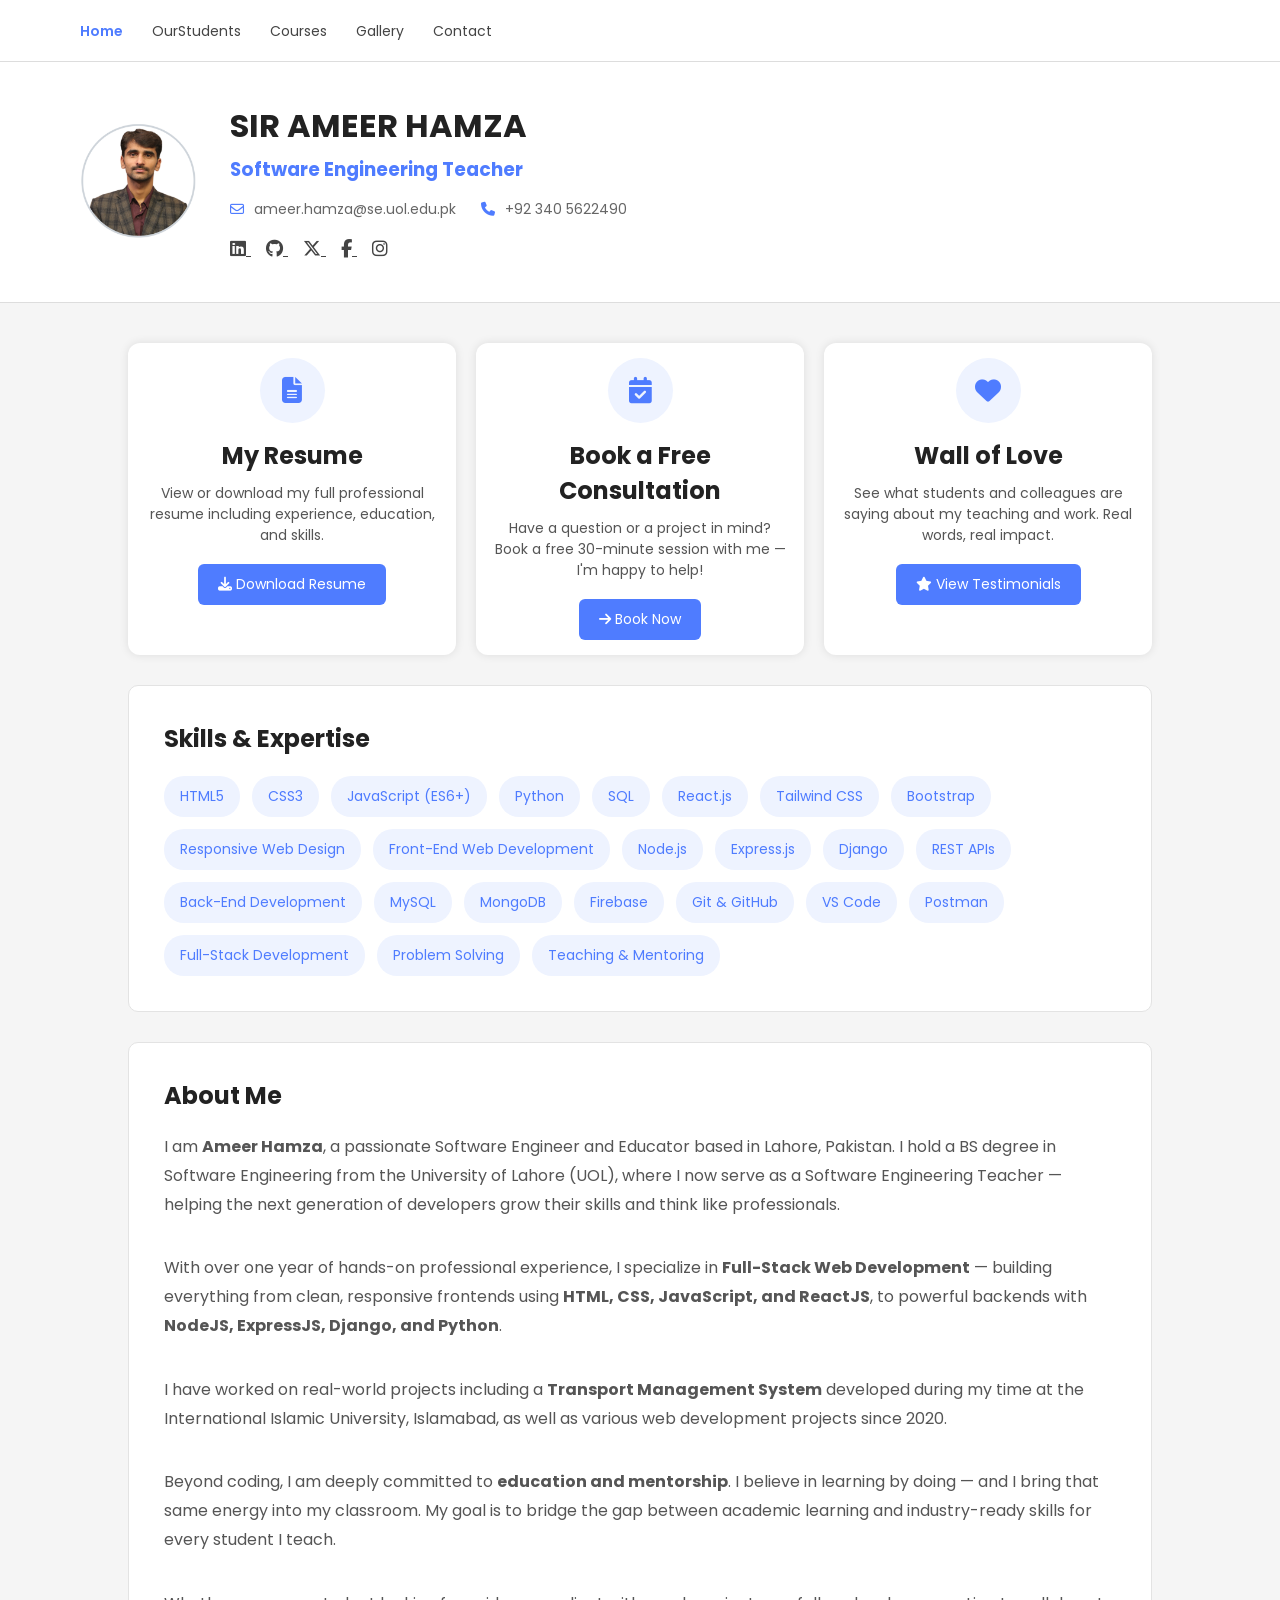
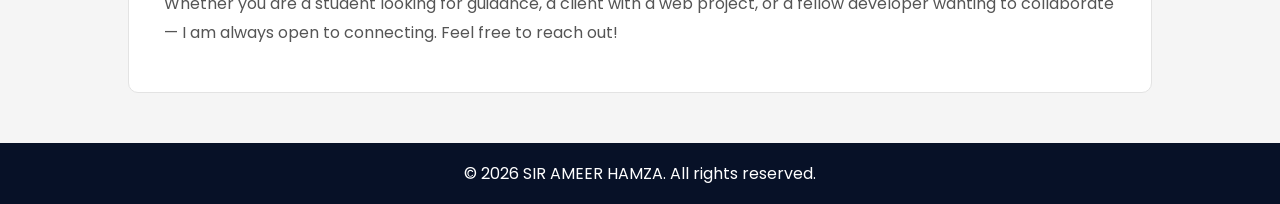
<file: index.html>
<!DOCTYPE html>
<html lang="en">
<head>
    <meta charset="UTF-8">
    <meta name="viewport" content="width=device-width, initial-scale=1.0">
    <title>SIR AMEER HAMZA | Home</title>

    <link rel="stylesheet" href="css/style.css">

    <link rel="stylesheet"
    href="https://cdnjs.cloudflare.com/ajax/libs/font-awesome/6.5.1/css/all.min.css">
</head>

<body>

    <nav class="navbar">
        <a href="index.html" class="active">Home</a>
        <a href="OurStudents.html">OurStudents</a>
        <a href="courses.html">Courses</a>
        <a href="gallery.html">Gallery</a>
        <a href="contact.html">Contact</a>
    </nav>

    <header class="header">
        <div class="profile-container">
            <img src="images/sirpic.png" alt="SIR AMEER HAMZA">
            <div class="profile-content">
                <h1>SIR AMEER HAMZA</h1>
                <h3>Software Engineering Teacher</h3>
                <div class="contact-info">
                    <span>
                        <i class="fa-regular fa-envelope"></i>
                        ameer.hamza@se.uol.edu.pk
                    </span>
                    <span>
                        <i class="fa-solid fa-phone"></i>
                        +92 340 5622490
                    </span>
                </div>
                <div class="social-icons">
                    <a href="https://www.linkedin.com/in/ameer-hamza-t/" target="_blank">
                        <i class="fa-brands fa-linkedin"></i>
                    </a>
                    <a href="" target="_blank">
                        <i class="fa-brands fa-github"></i>
                    </a>
                    <a href="https://x.com/Ameer_Hamza_T/" target="_blank">
                        <i class="fa-brands fa-x-twitter"></i>
                    </a>
                    <a href="https://www.facebook.com/AmerHamzaT/" target="_blank">
                        <i class="fa-brands fa-facebook-f"></i>
                    </a>
                    <a href="https://www.instagram.com/ameer_tarar5" target="_blank">
                        <i class="fa-brands fa-instagram"></i>
                    </a>
                </div>
            </div>
        </div>
    </header>

    <div class="container">

        <div class="students-grid" style="margin-bottom: 30px;">

            <!-- Card 1: Resume -->
            <div class="student-card">
                <div class="quick-card-icon">
                    <i class="fa-solid fa-file-lines"></i>
                </div>
                <h2>My Resume</h2>
                <p style="color:#555; margin: 10px 0 18px;">View or download my full professional resume including experience, education, and skills.</p>
                <a href="ameer hamza v1.pdf" target="_blank" class="quick-card-btn">
                    <i class="fa-solid fa-download"></i> Download Resume
                </a>
            </div>

            <!-- Card 2: Book a Free Consultation -->
            <div class="student-card">
                <div class="quick-card-icon">
                    <i class="fa-solid fa-calendar-check"></i>
                </div>
                <h2>Book a Free Consultation</h2>
                <p style="color:#555; margin: 10px 0 18px;">Have a question or a project in mind? Book a free 30-minute session with me — I'm happy to help!</p>
                <a href="contact.html" class="quick-card-btn">
                    <i class="fa-solid fa-arrow-right"></i> Book Now
                </a>
            </div>

            <!-- Card 3: Wall of Love -->
            <div class="student-card">
                <div class="quick-card-icon">
                    <i class="fa-solid fa-heart"></i>
                </div>
                <h2>Wall of Love</h2>
                <p style="color:#555; margin: 10px 0 18px;">See what students and colleagues are saying about my teaching and work. Real words, real impact.</p>
                <a href="https://testimonial.to/ameer/" target="_blank" class="quick-card-btn">
                    <i class="fa-solid fa-star"></i> View Testimonials
                </a>
            </div>

        </div>

        <!-- Skills -->
   <!-- Skills -->
<div class="card">
    <h2>Skills & Expertise</h2>
    <div class="skills">

        <!-- Languages -->
        <span>HTML5</span>
        <span>CSS3</span>
        <span>JavaScript (ES6+)</span>
        <span>Python</span>
        <span>SQL</span>

        <!-- Frontend -->
        <span>React.js</span>
        <span>Tailwind CSS</span>
        <span>Bootstrap</span>
        <span>Responsive Web Design</span>
        <span>Front-End Web Development</span>

        <!-- Backend -->
        <span>Node.js</span>
        <span>Express.js</span>
        <span>Django</span>
        <span>REST APIs</span>
        <span>Back-End Development</span>

        <!-- Database -->
        <span>MySQL</span>
        <span>MongoDB</span>
        <span>Firebase</span>

        <!-- Tools & Other -->
        <span>Git & GitHub</span>
        <span>VS Code</span>
        <span>Postman</span>
        <span>Full-Stack Development</span>
        <span>Problem Solving</span>
        <span>Teaching & Mentoring</span>

    </div>
</div>

<!-- About Me -->
<div class="card">
    <h2>About Me</h2>
    <p>
        I am <strong>Ameer Hamza</strong>, a passionate Software Engineer and Educator based in Lahore, Pakistan.
        I hold a BS degree in Software Engineering from the University of Lahore (UOL), where I now serve
        as a Software Engineering Teacher — helping the next generation of developers grow their skills
        and think like professionals.
    </p>
    <br>
    <p>
        With over one year of hands-on professional experience, I specialize in
        <strong>Full-Stack Web Development</strong> — building everything from clean, responsive frontends
        using <strong>HTML, CSS, JavaScript, and ReactJS</strong>, to powerful backends with
        <strong>NodeJS, ExpressJS, Django, and Python</strong>.
    </p>
    <br>
    <p>
        I have worked on real-world projects including a <strong>Transport Management System</strong>
        developed during my time at the International Islamic University, Islamabad, as well as
        various web development projects since 2020.
    </p>
    <br>
    <p>
        Beyond coding, I am deeply committed to <strong>education and mentorship</strong>.
        I believe in learning by doing — and I bring that same energy into my classroom.
        My goal is to bridge the gap between academic learning and industry-ready skills
        for every student I teach.
    </p>
    <br>
    <p>
        Whether you are a student looking for guidance, a client with a web project,
        or a fellow developer wanting to collaborate — I am always open to connecting.
        Feel free to reach out!
    </p>
</div>

    </div>

    <footer>
        © 2026 SIR AMEER HAMZA. All rights reserved.
    </footer>

    <script src="js/script.js"></script>

</body>
</html>
</file>
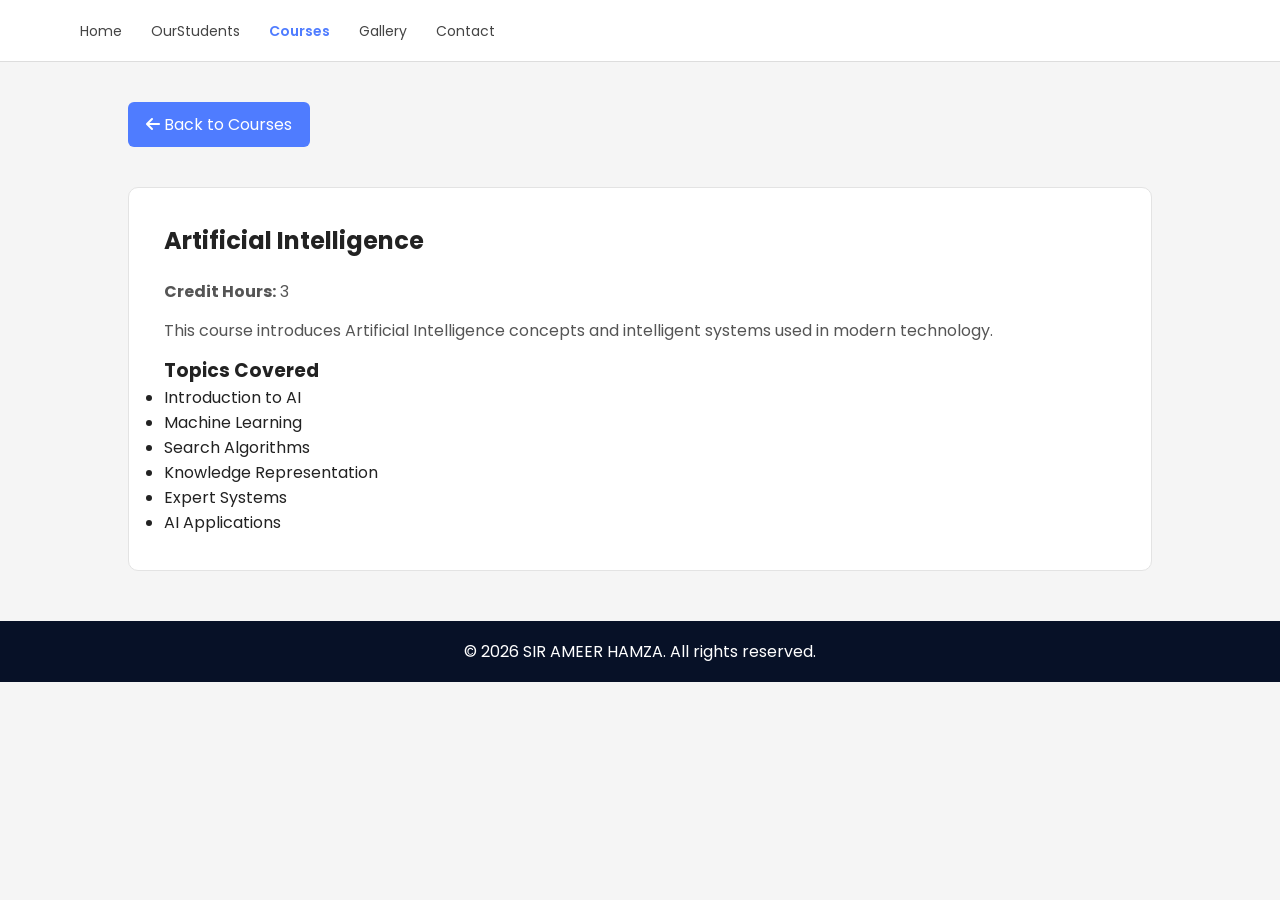
<file: ai.html>
<!DOCTYPE html>
<html lang="en">
<head>
    <meta charset="UTF-8">
    <meta name="viewport" content="width=device-width, initial-scale=1.0">
    <title>Artificial Intelligence</title>

    <link rel="stylesheet" href="css/style.css">

    <link rel="stylesheet"
    href="https://cdnjs.cloudflare.com/ajax/libs/font-awesome/6.5.1/css/all.min.css">
</head>

<body>

<nav class="navbar">
    <a href="index.html">Home</a>
   <a href="OurStudents.html">OurStudents</a>
    <a href="courses.html" class="active">Courses</a>
    <a href="gallery.html">Gallery</a>
    <a href="contact.html">Contact</a>
</nav>

<section class="container">
    
    <a href="courses.html" class="back-btn">
    <i class="fa-solid fa-arrow-left"></i>
    Back to Courses
</a>

    <div class="card">

        <h2>Artificial Intelligence</h2>

        <p><strong>Credit Hours:</strong> 3</p>

        <p>
            This course introduces Artificial Intelligence concepts and
            intelligent systems used in modern technology.
        </p>

        <h3>Topics Covered</h3>

        <ul>
            <li>Introduction to AI</li>
            <li>Machine Learning </li>
            <li>Search Algorithms</li>
            <li>Knowledge Representation</li>
            <li>Expert Systems</li>
            <li>AI Applications</li>
        </ul>

    </div>

</section>

<footer>
    © 2026 SIR AMEER HAMZA. All rights reserved.
</footer>

</body>
</html>
</file>
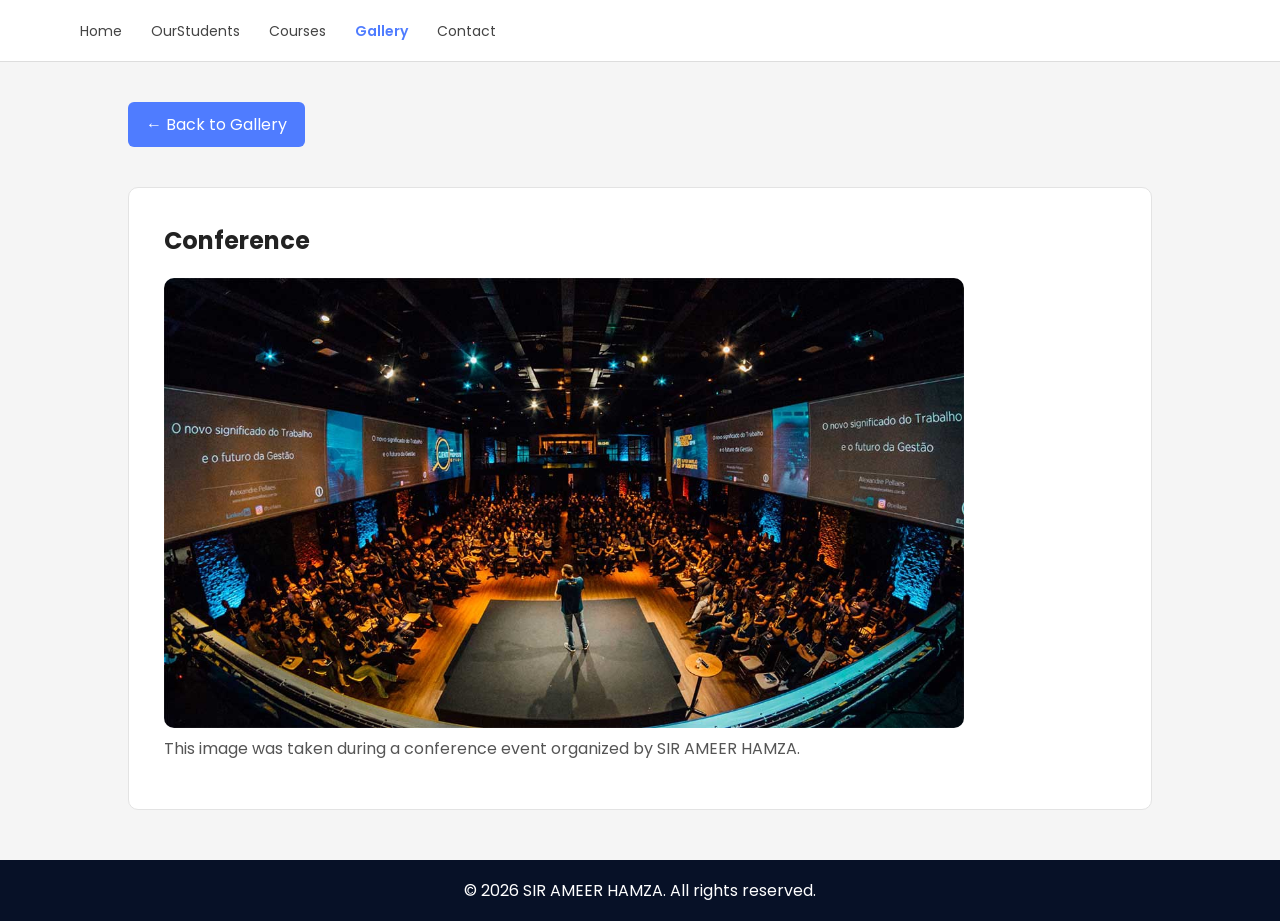
<file: conference.html>
<!DOCTYPE html>
<html lang="en">
<head>
    <meta charset="UTF-8">
    <meta name="viewport" content="width=device-width, initial-scale=1.0">
    <title>Conference</title>
    <link rel="stylesheet" href="css/style.css">
</head>
<body>

<nav class="navbar">
    <a href="index.html">Home</a>
    <a href="OurStudents.html">OurStudents</a>
    <a href="courses.html">Courses</a>
    <a href="gallery.html" class="active">Gallery</a>
    <a href="contact.html">Contact</a>
</nav>

<section class="container">

    <a href="gallery.html" class="back-btn">← Back to Gallery</a>

    <div class="card">
        <h2>Conference</h2>

        <img src="images/conference.jpg" alt="Conference"
             style="width:100%; max-width:800px; border-radius:10px;">

        <p>
            This image was taken during a conference event organized by
            SIR AMEER HAMZA.
        </p>
    </div>

</section>

<footer>
    © 2026 SIR AMEER HAMZA. All rights reserved.
</footer>

</body>
</html>
</file>
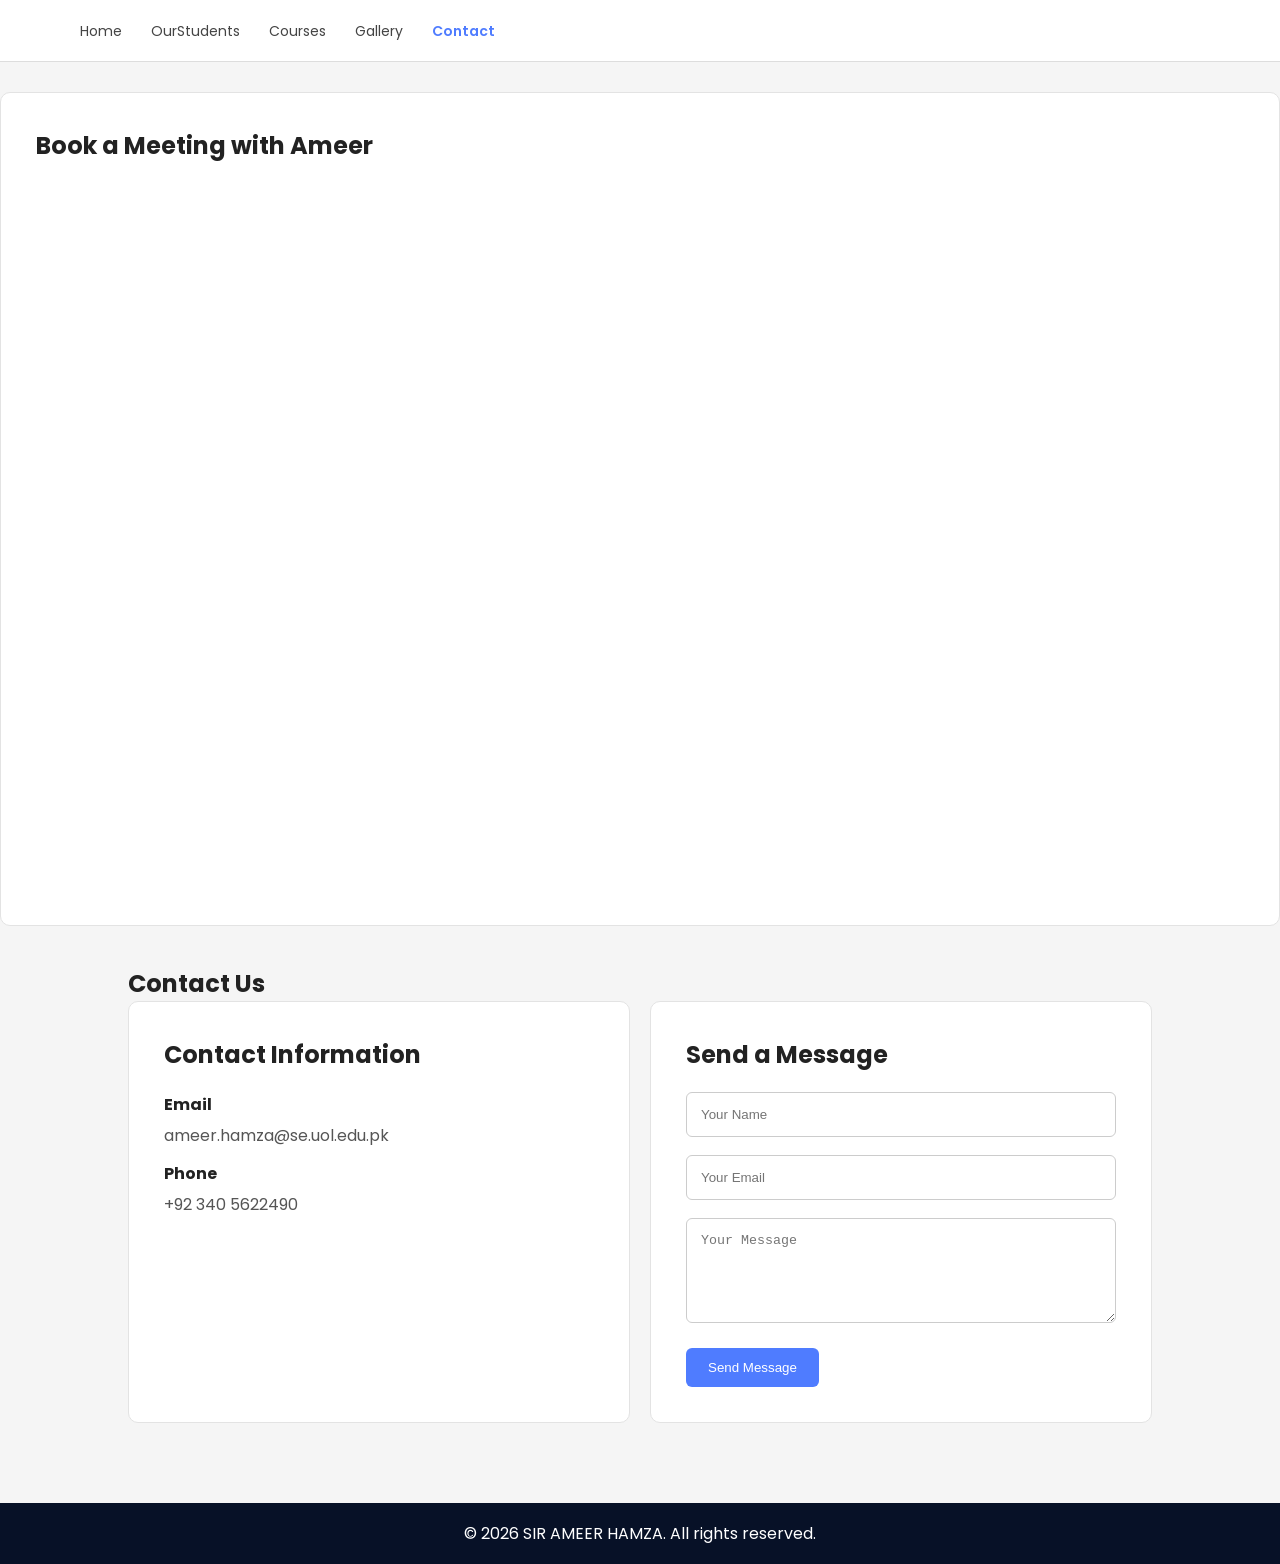
<file: contact.html>
<!DOCTYPE html>
<html lang="en">
<head>
    <meta charset="UTF-8">
    <meta name="viewport" content="width=device-width, initial-scale=1.0">
    <title>Contact | SIR AMEER HAMZA</title>

    <link rel="stylesheet" href="css/style.css">

    <link rel="stylesheet"
    href="https://cdnjs.cloudflare.com/ajax/libs/font-awesome/6.5.1/css/all.min.css">
</head>

<body>


    <nav class="navbar">

        <a href="index.html">Home</a>

        <a href="OurStudents.html">OurStudents</a>

        <a href="courses.html">Courses</a>

        <a href="gallery.html">Gallery</a>

        <a href="contact.html" class="active">Contact</a>

    </nav>

            <div class="card" style="margin-top: 30px;">
    <h2>Book a Meeting with Ameer</h2>

    <iframe
        src="https://calendar.google.com/calendar/appointments/schedules/AcZssZ20BgzG8fHuW4q3eguofTqeLzOMsBk9qsTegE73zFvPgSjVJ4qPULgkGaMXg5akulSy8OOeUx0m?gv=true"
        style="border:0"
        width="100%"
        height="700"
        frameborder="0">
    </iframe>
            
</div>

    <section class="container">

    <h2 class="section-title">Contact Us</h2>

    <div class="contact-grid">

        <!-- Contact Info Card -->
        <div class="card">

            <h2>Contact Information</h2>

            <div class="contact-details">

                <div>
                    <h4>Email</h4>
                    <p>ameer.hamza@se.uol.edu.pk</p>
                </div>

                <div>
                    <h4>Phone</h4>
                    <p>+92 340 5622490</p>
                </div>

            </div>

        </div>

        <!-- Form Card -->
        <div class="card">

            <h2>Send a Message</h2>

            <form action="" method="POST">

                <input type="text" name="name" placeholder="Your Name" required>

                <input type="email" name="email" placeholder="Your Email" required>

                <textarea name="message" rows="5" placeholder="Your Message" required></textarea>

                <button type="submit">Send Message</button>

            </form>

        </div>

    </div>



</section>

    <footer>
        © 2026 SIR AMEER HAMZA. All rights reserved.
    </footer>

    <script src="js/script.js"></script>

</body>
</html>
</file>
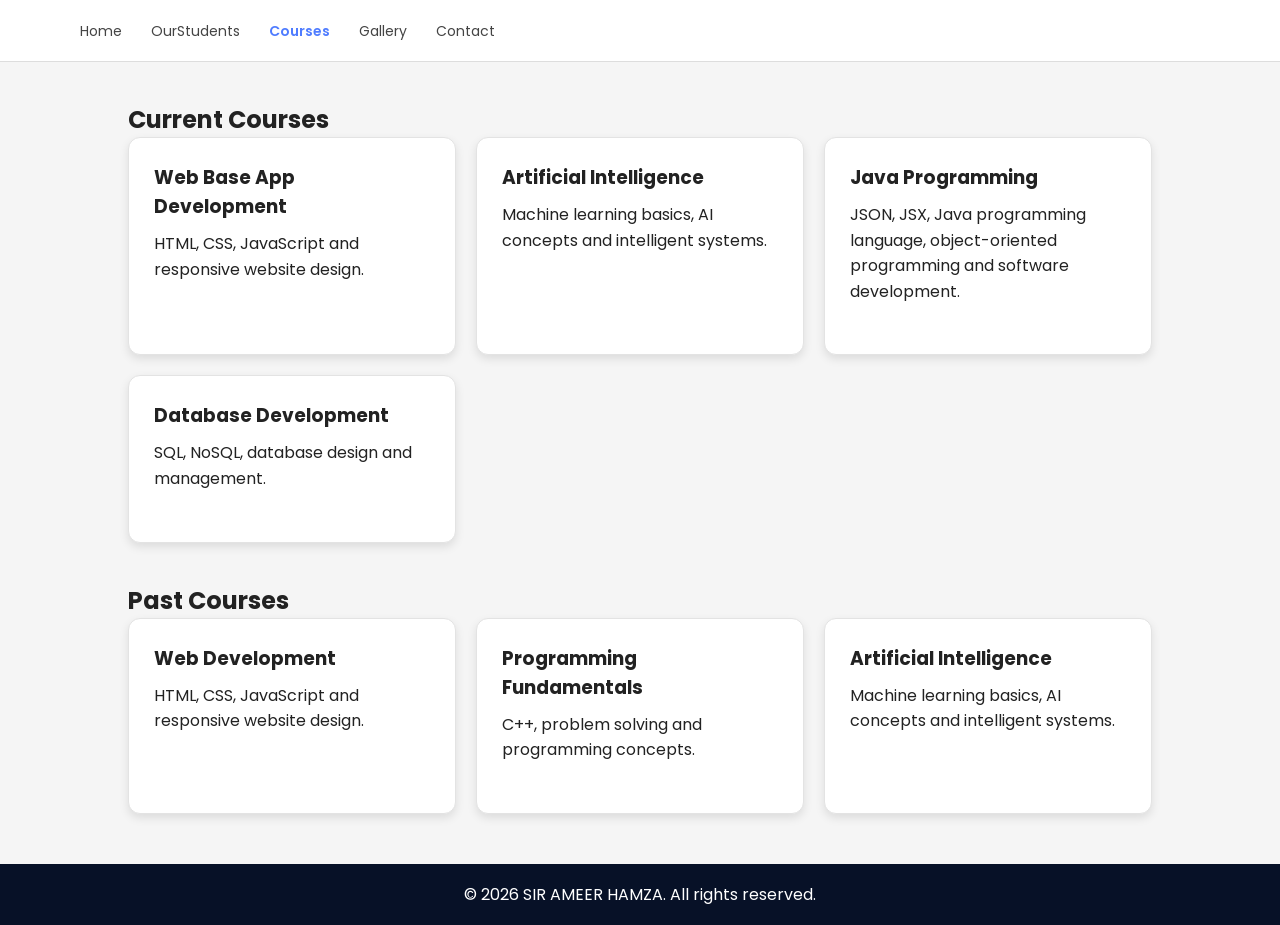
<file: courses.html>
<!DOCTYPE html>
<html lang="en">
<head>
    <meta charset="UTF-8">
    <meta name="viewport" content="width=device-width, initial-scale=1.0">
    <title>Courses | SIR AMEER HAMZA</title>

    <link rel="stylesheet" href="css/style.css">

    <link rel="stylesheet"
    href="https://cdnjs.cloudflare.com/ajax/libs/font-awesome/6.5.1/css/all.min.css">
</head>

<body>

    <nav class="navbar">

        <a href="index.html">Home</a>

       <a href="OurStudents.html">OurStudents</a>

        <a href="courses.html" class="active">Courses</a>

        <a href="gallery.html">Gallery</a>

        <a href="contact.html">Contact</a>

    </nav>

    <section class="container">

    <h2 class="section-title">Current Courses</h2>

    <div class="courses-grid">

        <a href="webappdevelopment.html" class="course-link">
            <div class="course-card">
                <h3>Web Base App Development</h3>
                <p>HTML, CSS, JavaScript and responsive website design.</p>
            </div>
        </a>

        <a href="ai.html" class="course-link">
            <div class="course-card">
                <h3>Artificial Intelligence</h3>
                <p>Machine learning basics, AI concepts and intelligent systems.</p>
            </div>
        </a>

        <a href="java.html" class="course-link">
            <div class="course-card">
                <h3>Java Programming</h3>
                <p>JSON, JSX, Java programming language, object-oriented programming and software development.</p>
            </div>
        </a>

        <a href="database.html" class="course-link">
            <div class="course-card">
                <h3>Database Development</h3>
                <p>SQL, NoSQL, database design and management.</p>
            </div>
        </a>

    </div>

    <h2 class="section-title">Past Courses</h2>

    <div class="courses-grid">

        <a href="webdevelopment.html" class="course-link">
            <div class="course-card">
                <h3>Web Development</h3>
                <p>HTML, CSS, JavaScript and responsive website design.</p>
            </div>
        </a>

        <a href="programming.html" class="course-link">
            <div class="course-card">
                <h3>Programming Fundamentals</h3>
                <p>C++, problem solving and programming concepts.</p>
            </div>
        </a>

        <a href="ai.html" class="course-link">
            <div class="course-card">
                <h3>Artificial Intelligence</h3>
                <p>Machine learning basics, AI concepts and intelligent systems.</p>
            </div>
        </a>

    </div>

</section>

    <footer>
        © 2026 SIR AMEER HAMZA. All rights reserved.
    </footer>

</body>
</html>
</file>
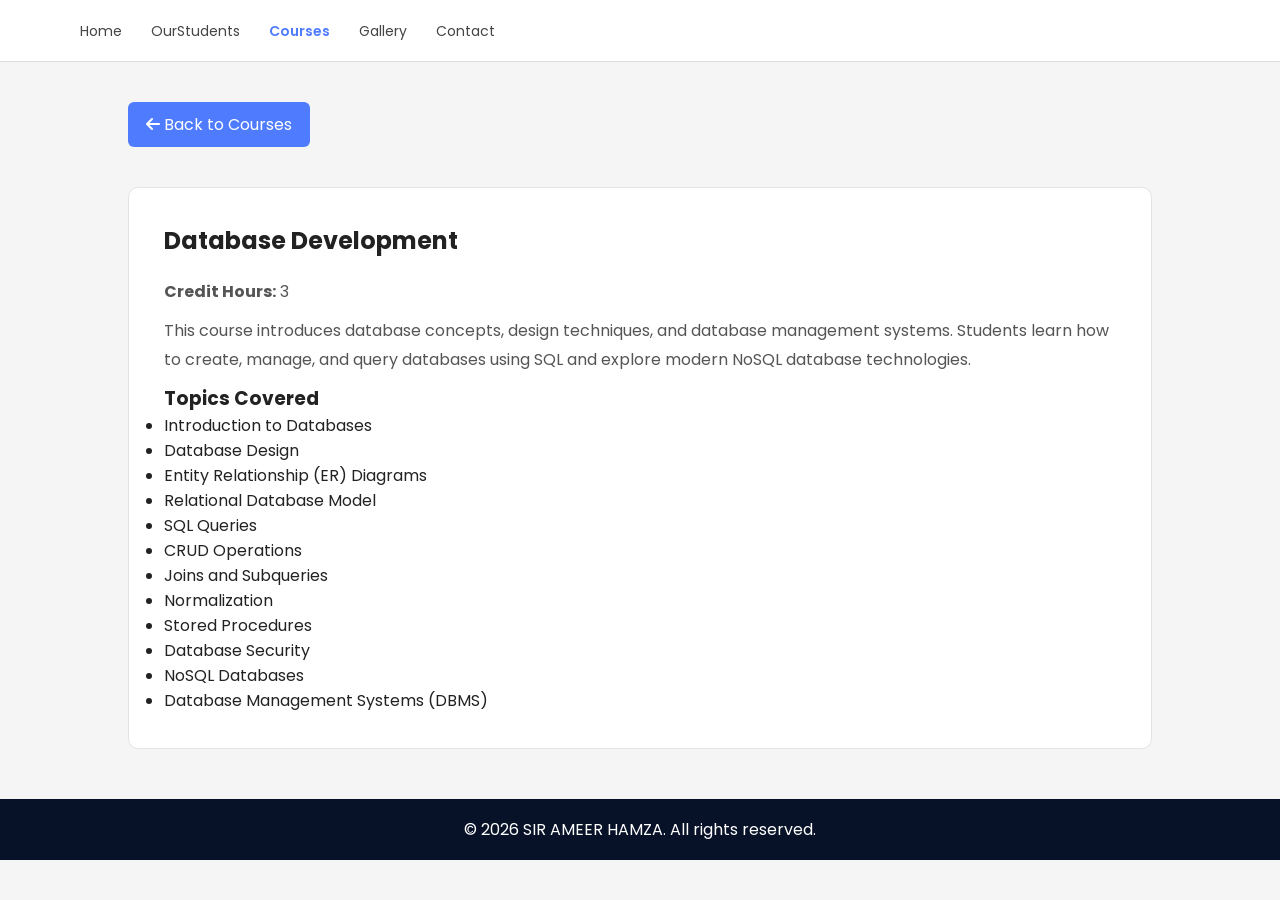
<file: database.html>
<!DOCTYPE html>
<html lang="en">
<head>
    <meta charset="UTF-8">
    <meta name="viewport" content="width=device-width, initial-scale=1.0">
    <title>Database Development</title>

    <link rel="stylesheet" href="css/style.css">

    <link rel="stylesheet"
    href="https://cdnjs.cloudflare.com/ajax/libs/font-awesome/6.5.1/css/all.min.css">
</head>

<body>

<nav class="navbar">
    <a href="index.html">Home</a>
    <a href="OurStudents.html">OurStudents</a>
    <a href="courses.html" class="active">Courses</a>
    <a href="gallery.html">Gallery</a>
    <a href="contact.html">Contact</a>
</nav>

<section class="container">

    <a href="courses.html" class="back-btn">
        <i class="fa-solid fa-arrow-left"></i>
        Back to Courses
    </a>

    <div class="card">

        <h2>Database Development</h2>

        <p><strong>Credit Hours:</strong> 3</p>

        <p>
            This course introduces database concepts, design techniques,
            and database management systems. Students learn how to create,
            manage, and query databases using SQL and explore modern NoSQL
            database technologies.
        </p>

        <h3>Topics Covered</h3>

        <ul>
            <li>Introduction to Databases</li>
            <li>Database Design</li>
            <li>Entity Relationship (ER) Diagrams</li>
            <li>Relational Database Model</li>
            <li>SQL Queries</li>
            <li>CRUD Operations</li>
            <li>Joins and Subqueries</li>
            <li>Normalization</li>
            <li>Stored Procedures</li>
            <li>Database Security</li>
            <li>NoSQL Databases</li>
            <li>Database Management Systems (DBMS)</li>
        </ul>

    </div>

</section>

<footer>
    © 2026 SIR AMEER HAMZA. All rights reserved.
</footer>

</body>
</html>
</file>
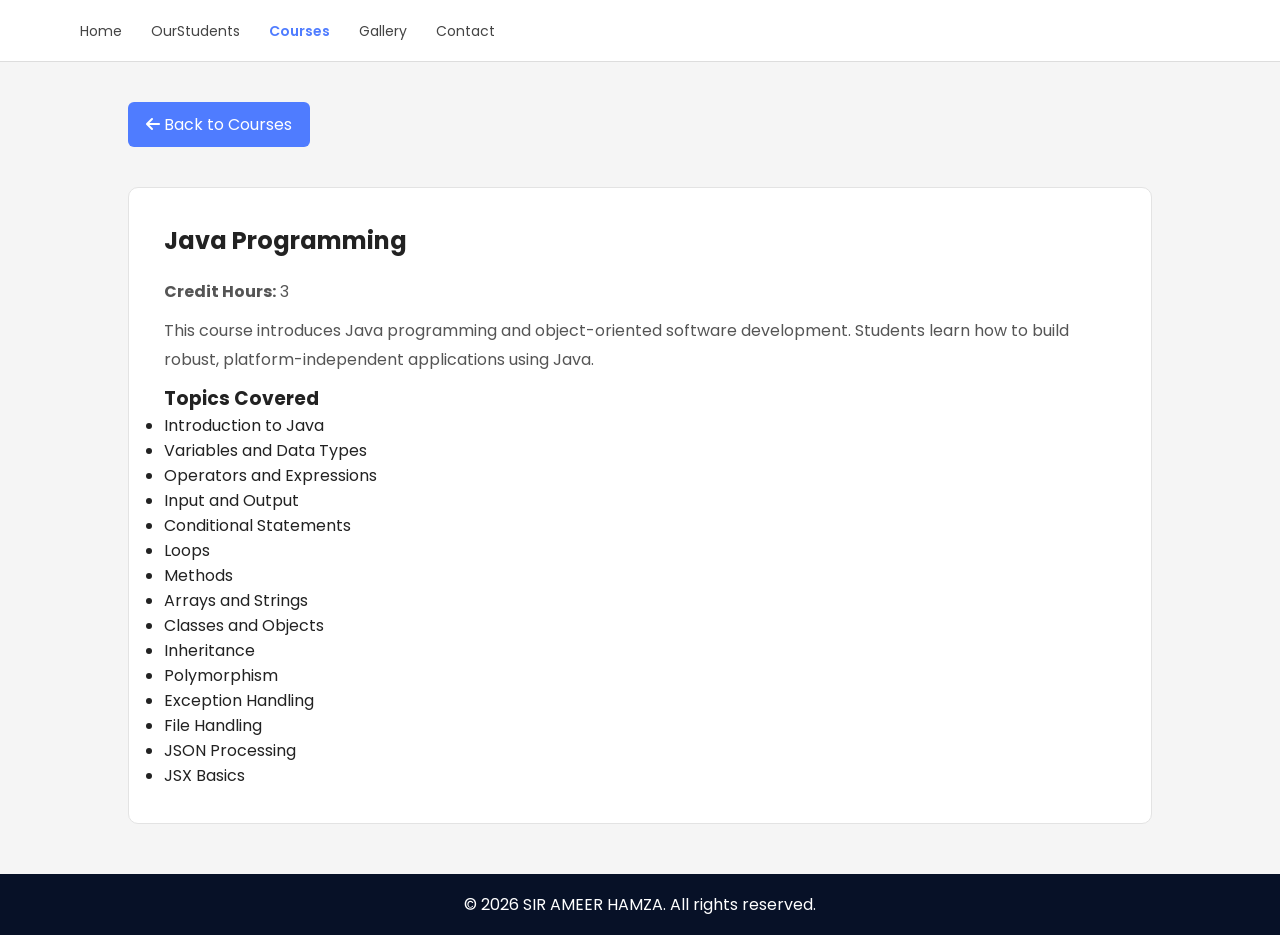
<file: java.html>
<!DOCTYPE html>
<html lang="en">
<head>
    <meta charset="UTF-8">
    <meta name="viewport" content="width=device-width, initial-scale=1.0">
    <title>Java Programming</title>

    <link rel="stylesheet" href="css/style.css">

    <link rel="stylesheet"
    href="https://cdnjs.cloudflare.com/ajax/libs/font-awesome/6.5.1/css/all.min.css">
</head>

<body>

<nav class="navbar">
    <a href="index.html">Home</a>
    <a href="OurStudents.html">OurStudents</a>
    <a href="courses.html" class="active">Courses</a>
    <a href="gallery.html">Gallery</a>
    <a href="contact.html">Contact</a>
</nav>

<section class="container">

    <a href="courses.html" class="back-btn">
        <i class="fa-solid fa-arrow-left"></i>
        Back to Courses
    </a>

    <div class="card">

        <h2>Java Programming</h2>

        <p><strong>Credit Hours:</strong> 3</p>

        <p>
            This course introduces Java programming and object-oriented
            software development. Students learn how to build robust,
            platform-independent applications using Java.
        </p>

        <h3>Topics Covered</h3>

        <ul>
            <li>Introduction to Java</li>
            <li>Variables and Data Types</li>
            <li>Operators and Expressions</li>
            <li>Input and Output</li>
            <li>Conditional Statements</li>
            <li>Loops</li>
            <li>Methods</li>
            <li>Arrays and Strings</li>
            <li>Classes and Objects</li>
            <li>Inheritance</li>
            <li>Polymorphism</li>
            <li>Exception Handling</li>
            <li>File Handling</li>
            <li>JSON Processing</li>
            <li>JSX Basics</li>
        </ul>

    </div>

</section>

<footer>
    © 2026 SIR AMEER HAMZA. All rights reserved.
</footer>

</body>
</html>
</file>
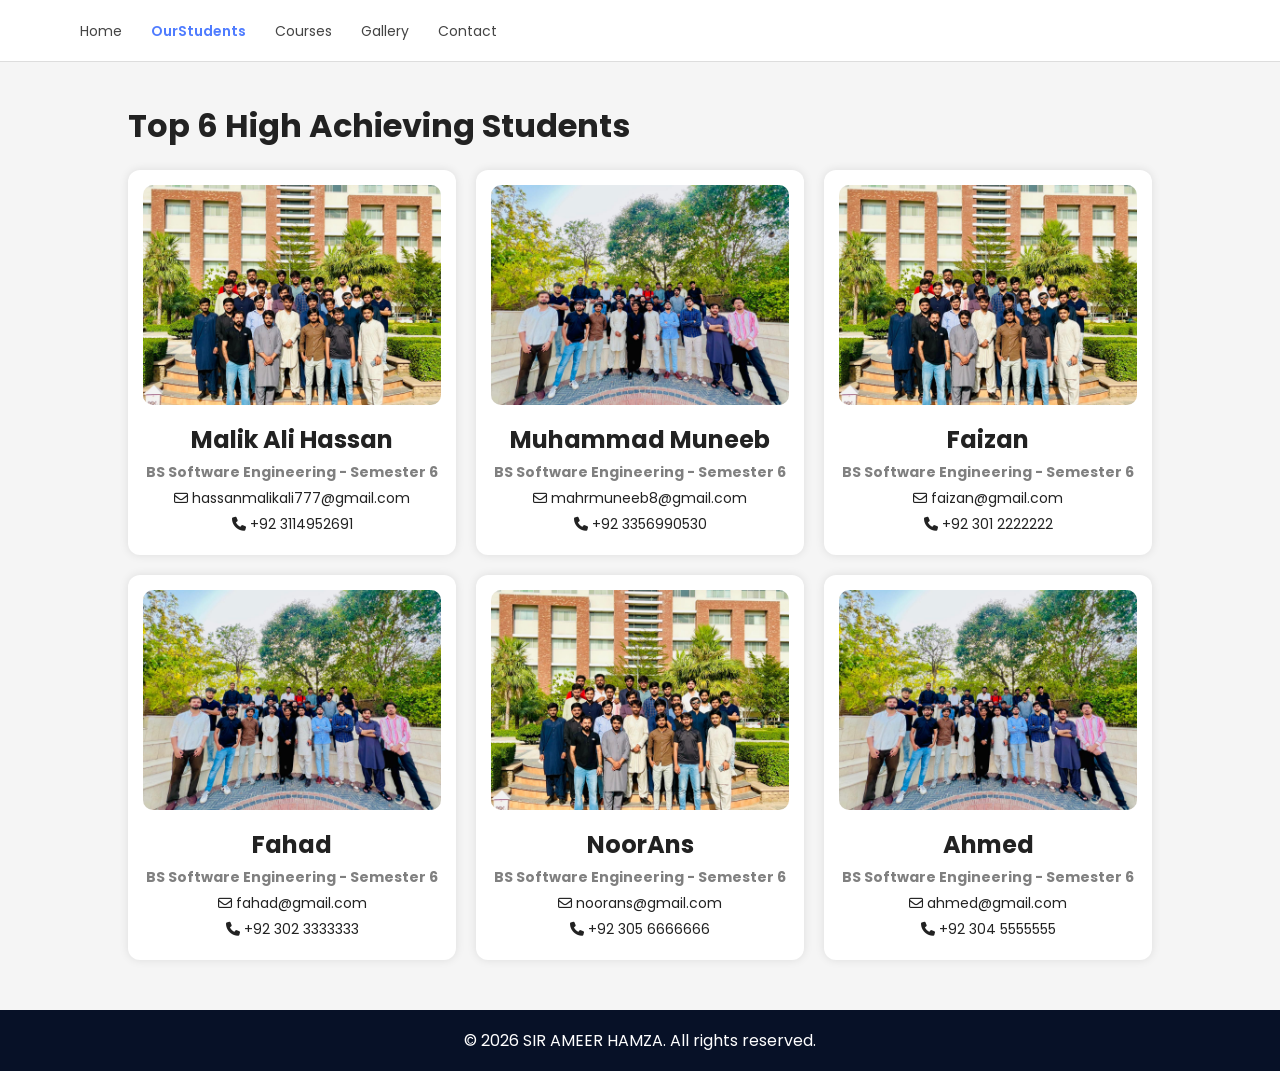
<file: OurStudents.html>
<!DOCTYPE html>
<html lang="en">
<head>
    <meta charset="UTF-8">
    <meta name="viewport" content="width=device-width, initial-scale=1.0">
    <title>Our Students | SIR AMEER HAMZA</title>

    <link rel="stylesheet" href="css/style.css">

    <link rel="stylesheet"
    href="https://cdnjs.cloudflare.com/ajax/libs/font-awesome/6.5.1/css/all.min.css">
</head>

<body>

<nav class="navbar">

    <a href="index.html">Home</a>
    <a href="OurStudents.html" class="active">OurStudents</a>
    <a href="courses.html">Courses</a>
    <a href="gallery.html">Gallery</a>
    <a href="contact.html">Contact</a>

</nav>

<div class="container">

    <h1 class="section-title">Top 6 High Achieving Students</h1>

    <!-- GRID START -->
    <div class="students-grid">

        <!-- Student 1 -->
        <div class="student-card">
            <img src="images/GROUP.jpeg" alt="Muhammad Muneeb">
            <h2>Malik Ali Hassan</h2>
            <h4>BS Software Engineering - Semester 6</h4>
            <p><i class="fa-regular fa-envelope"></i> hassanmalikali777@gmail.com</p>
            <p><i class="fa-solid fa-phone"></i> +92 3114952691</p>
        </div>

        <!-- Student 2 -->
        <div class="student-card">
            <img src="images/Uvi Group Pic.jpeg" alt="Fahad Mehmood">
            <h2>Muhammad Muneeb</h2>
            <h4>BS Software Engineering - Semester 6</h4>
            <p><i class="fa-regular fa-envelope"></i> mahrmuneeb8@gmail.com</p>
            <p><i class="fa-solid fa-phone"></i> +92 3356990530</p>
        </div>

        <!-- Student 3 -->
        <div class="student-card">
            <img src="images/GROUP.jpeg" alt="Faizan">
            <h2>Faizan</h2>
            <h4>BS Software Engineering - Semester 6</h4>
            <p><i class="fa-regular fa-envelope"></i> faizan@gmail.com</p>
            <p><i class="fa-solid fa-phone"></i> +92 301 2222222</p>
        </div>

        <!-- Student 4 -->
        <div class="student-card">
            <img src="images/Uvi Group Pic.jpeg" alt="Ali Hassan">
            <h2>Fahad</h2>
            <h4>BS Software Engineering - Semester 6</h4>
            <p><i class="fa-regular fa-envelope"></i> fahad@gmail.com</p>
            <p><i class="fa-solid fa-phone"></i> +92 302 3333333</p>
        </div>

        <!-- Student 5 -->
        <div class="student-card">
            <img src="images/GROUP.jpeg" alt="NoorAns">
            <h2>NoorAns</h2>
            <h4>BS Software Engineering - Semester 6</h4>
            <p><i class="fa-regular fa-envelope"></i> noorans@gmail.com</p>
            <p><i class="fa-solid fa-phone"></i> +92 305 6666666</p>
        </div>

        <!-- Student 6 -->
        <div class="student-card">
            <img src="images/Uvi Group Pic.jpeg" alt="Ahmed">
            <h2>Ahmed</h2>
            <h4>BS Software Engineering - Semester 6</h4>
            <p><i class="fa-regular fa-envelope"></i> ahmed@gmail.com</p>
            <p><i class="fa-solid fa-phone"></i> +92 304 5555555</p>
        </div>

    </div>
    <!-- GRID END -->

</div>

<footer>
    © 2026 SIR AMEER HAMZA. All rights reserved.
</footer>

</body>
</html>
</file>
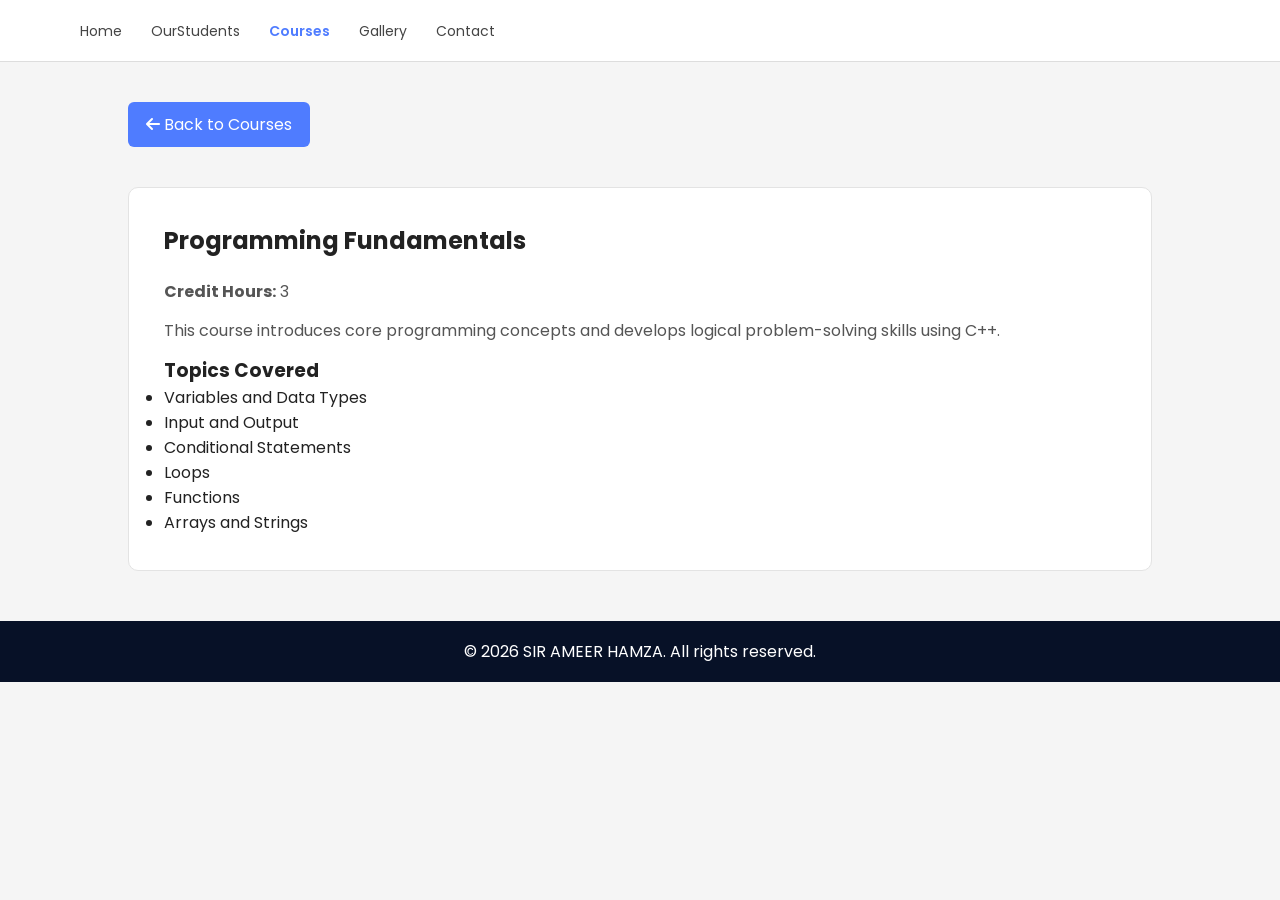
<file: programming.html>
<!DOCTYPE html>
<html lang="en">
<head>
    <meta charset="UTF-8">
    <meta name="viewport" content="width=device-width, initial-scale=1.0">
    <title>Programming Fundamentals</title>

    <link rel="stylesheet" href="css/style.css">

    <link rel="stylesheet"
    href="https://cdnjs.cloudflare.com/ajax/libs/font-awesome/6.5.1/css/all.min.css">
</head>

<body>

<nav class="navbar">
    <a href="index.html">Home</a>
   <a href="OurStudents.html">OurStudents</a>
    <a href="courses.html" class="active">Courses</a>
    <a href="gallery.html">Gallery</a>
    <a href="contact.html">Contact</a>
</nav>

<section class="container">

    <a href="courses.html" class="back-btn">
    <i class="fa-solid fa-arrow-left"></i>
    Back to Courses
</a>

    <div class="card">

        <h2>Programming Fundamentals</h2>

        <p><strong>Credit Hours:</strong> 3</p>

        <p>
            This course introduces core programming concepts and develops
            logical problem-solving skills using C++.
        </p>

        <h3>Topics Covered</h3>

        <ul>
            <li>Variables and Data Types</li>
            <li>Input and Output</li>
            <li>Conditional Statements</li>
            <li>Loops</li>
            <li>Functions</li>
            <li>Arrays and Strings</li>
        </ul>

    </div>

</section>

<footer>
    © 2026 SIR AMEER HAMZA. All rights reserved.
</footer>

</body>
</html>
</file>
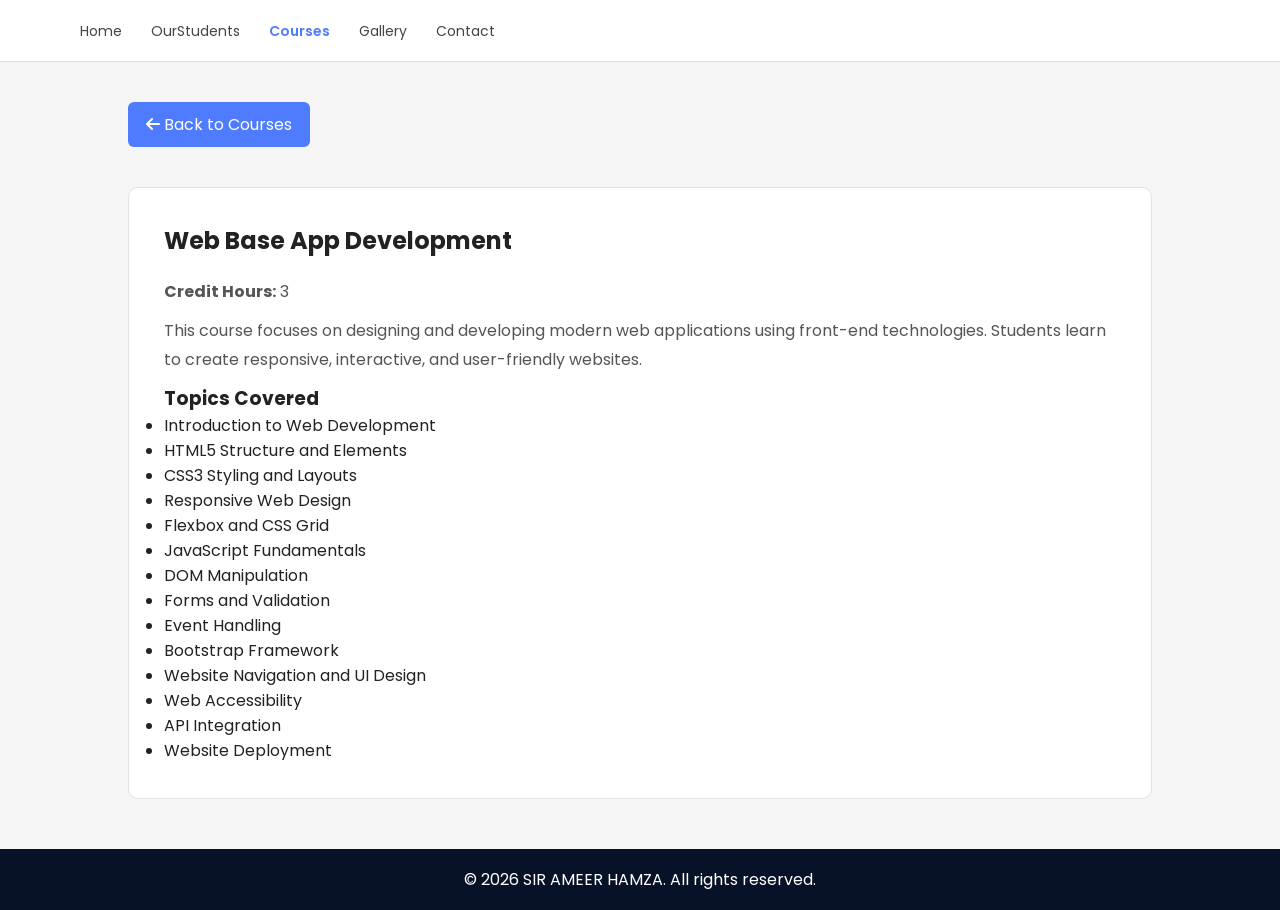
<file: webappdevelopment.html>
<!DOCTYPE html>
<html lang="en">
<head>
    <meta charset="UTF-8">
    <meta name="viewport" content="width=device-width, initial-scale=1.0">
    <title>Web Base App Development</title>

    <link rel="stylesheet" href="css/style.css">

    <link rel="stylesheet"
    href="https://cdnjs.cloudflare.com/ajax/libs/font-awesome/6.5.1/css/all.min.css">
</head>

<body>

<nav class="navbar">
    <a href="index.html">Home</a>
    <a href="OurStudents.html">OurStudents</a>
    <a href="courses.html" class="active">Courses</a>
    <a href="gallery.html">Gallery</a>
    <a href="contact.html">Contact</a>
</nav>

<section class="container">

    <a href="courses.html" class="back-btn">
        <i class="fa-solid fa-arrow-left"></i>
        Back to Courses
    </a>

    <div class="card">

        <h2>Web Base App Development</h2>

        <p><strong>Credit Hours:</strong> 3</p>

        <p>
            This course focuses on designing and developing modern web
            applications using front-end technologies. Students learn to
            create responsive, interactive, and user-friendly websites.
        </p>

        <h3>Topics Covered</h3>

        <ul>
            <li>Introduction to Web Development</li>
            <li>HTML5 Structure and Elements</li>
            <li>CSS3 Styling and Layouts</li>
            <li>Responsive Web Design</li>
            <li>Flexbox and CSS Grid</li>
            <li>JavaScript Fundamentals</li>
            <li>DOM Manipulation</li>
            <li>Forms and Validation</li>
            <li>Event Handling</li>
            <li>Bootstrap Framework</li>
            <li>Website Navigation and UI Design</li>
            <li>Web Accessibility</li>
            <li>API Integration</li>
            <li>Website Deployment</li>
        </ul>

    </div>

</section>

<footer>
    © 2026 SIR AMEER HAMZA. All rights reserved.
</footer>

</body>
</html>
</file>
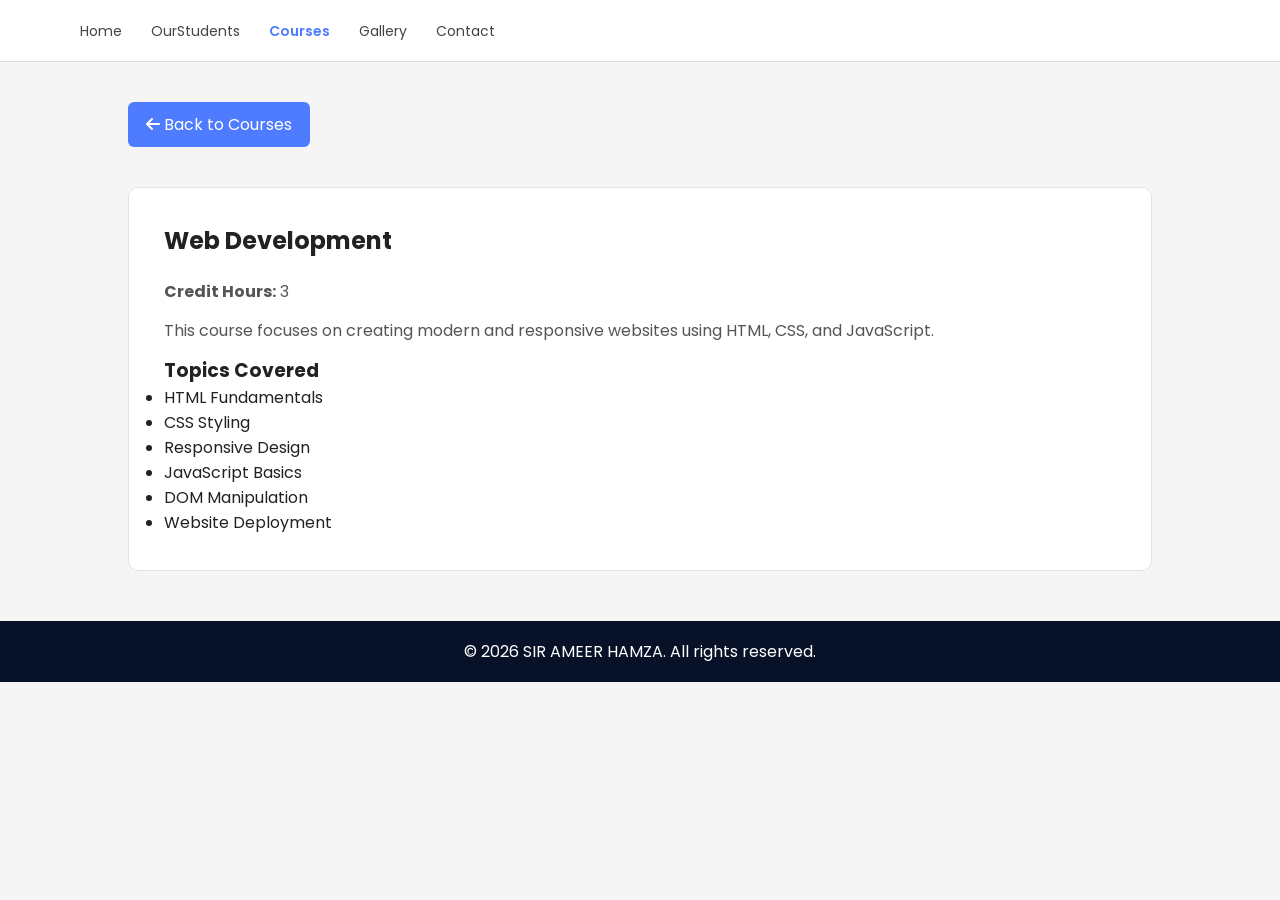
<file: webdevelopment.html>
<!DOCTYPE html>
<html lang="en">
<head>
    <meta charset="UTF-8">
    <meta name="viewport" content="width=device-width, initial-scale=1.0">
    <title>Web Development</title>

    <link rel="stylesheet" href="css/style.css">

    <link rel="stylesheet"
    href="https://cdnjs.cloudflare.com/ajax/libs/font-awesome/6.5.1/css/all.min.css">
</head>

<body>

<nav class="navbar">
    <a href="index.html">Home</a>
  <a href="OurStudents.html">OurStudents</a>
    <a href="courses.html" class="active">Courses</a>
    <a href="gallery.html">Gallery</a>
    <a href="contact.html">Contact</a>
</nav>

<section class="container">

    <a href="courses.html" class="back-btn">
    <i class="fa-solid fa-arrow-left"></i>
    Back to Courses
</a>

    <div class="card">

        <h2>Web Development</h2>

        <p><strong>Credit Hours:</strong> 3</p>

        <p>
            This course focuses on creating modern and responsive websites
            using HTML, CSS, and JavaScript.
        </p>

        <h3>Topics Covered</h3>

        <ul>
            <li>HTML Fundamentals</li>
            <li>CSS Styling</li>
            <li>Responsive Design</li>
            <li>JavaScript Basics</li>
            <li>DOM Manipulation</li>
            <li>Website Deployment</li>
        </ul>

    </div>

</section>

<footer>
    © 2026 SIR AMEER HAMZA. All rights reserved.
</footer>

</body>
</html>
</file>
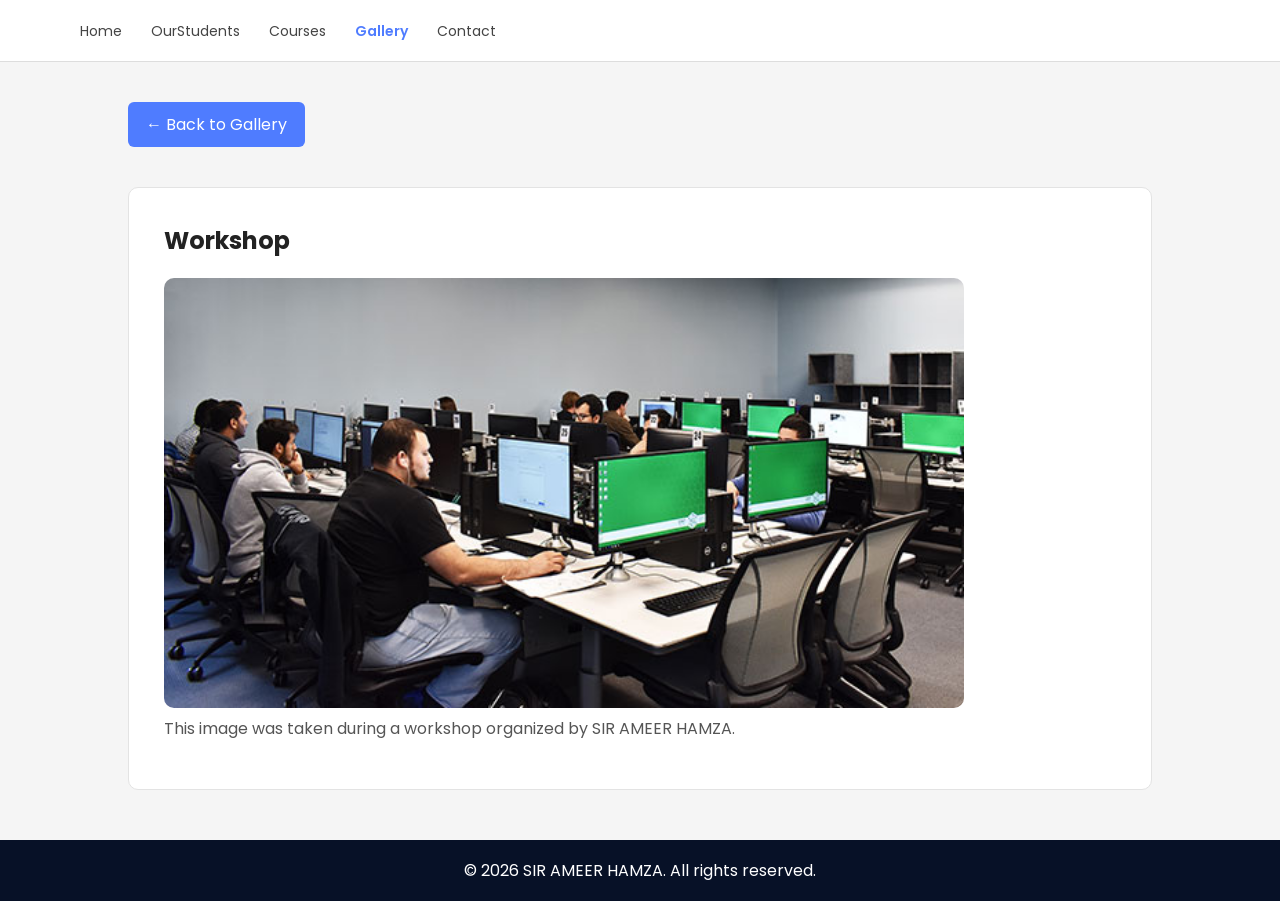
<file: workshop.html>
<!DOCTYPE html>
<html lang="en">
<head>
    <meta charset="UTF-8">
    <meta name="viewport" content="width=device-width, initial-scale=1.0">
    <title>Workshop</title>
    <link rel="stylesheet" href="css/style.css">
</head>
<body>

<nav class="navbar">
    <a href="index.html">Home</a>
    <a href="OurStudents.html">OurStudents</a>
    <a href="courses.html">Courses</a>
    <a href="gallery.html" class="active">Gallery</a>
    <a href="contact.html">Contact</a>
</nav>

<section class="container">

    <a href="gallery.html" class="back-btn">← Back to Gallery</a>

    <div class="card">
        <h2>Workshop</h2>

        <img src="images/workshop.jpg" alt="Workshop"
             style="width:100%; max-width:800px; border-radius:10px;">

        <p>
            This image was taken during a workshop organized by
            SIR AMEER HAMZA.
        </p>
    </div>

</section>

<footer>
    © 2026 SIR AMEER HAMZA. All rights reserved.
</footer>

</body>
</html>
</file>
<file: css/style.css>
@import url('https://fonts.googleapis.com/css2?family=Poppins:wght@300;400;500;600&display=swap');

*{
    margin: 0;
    padding: 0;
    box-sizing: border-box;
}

body{
    font-family: 'Poppins', sans-serif;
    background: #f5f5f5;
    color: #222;
    animation: fadeIn 0.6s ease;
}

@keyframes fadeIn{
    from{
        opacity: 0;
    }
    to{
        opacity: 1;
    }
}
/* Index */




.home-grid {
    display: grid;
    grid-template-columns: repeat(auto-fit, minmax(320px, 1fr));
    gap: 20px;
    align-items: stretch; /* makes all cards equal height */
}

/* makes all cards equal height + clean spacing */
.home-grid .card {
    height: 100%;
    display: flex;
    flex-direction: column;
}


/* Make first card bigger (profile) */
.profile-card {
    grid-column: span 2;
}

/* Mobile fix */
@media (max-width: 768px) {
    .profile-card {
        grid-column: span 1;
    }
}

.home-grid {
    display: grid;
    grid-template-columns: repeat(auto-fit, minmax(320px, 1fr));
    gap: 20px;
    padding: 20px 0;
}


.home-grid {
    display: grid;
    grid-template-columns: repeat(auto-fit, minmax(320px, 1fr));
    gap: 20px;
    align-items: start; /* important: prevents stretching */
}

/* cards keep natural height */
.home-grid .card {
    height: auto;
    display: block;
}


/* Header */
.header{
    background: white;
    padding: 40px 80px;
    border-bottom: 1px solid #ddd;
}

.profile-container{
    display: flex;
    gap: 30px;
    align-items: center;
}

.profile-container img{
    width: 120px;
    height: 120px;
    border-radius: 50%;
    object-fit: cover;
    transition: 0.3s ease;
}

.profile-container img:hover{
    transform: scale(1.03);
    box-shadow: 0 10px 20px rgba(0,0,0,0.12);
}

.profile-content h1{
    font-size: 32px;
}

.profile-content h3{
    color: #4f7cff;
    margin: 5px 0 15px;
}

.profile-content p{
    max-width: 700px;
    line-height: 1.8;
    color: #555;
}

.contact-info{
    margin-top: 15px;
    display: flex;
    gap: 25px;
    flex-wrap: wrap;
}

.contact-info span{
    color: #666;
    font-size: 14px;
}

.contact-info i{
    color: #4f7cff;
    margin-right: 6px;
}

/* Social Icons */
.social-icons{
    margin-top: 15px;
}

.social-icons a{
    margin-right: 15px;
    color: #444;
    font-size: 18px;
    transition: 0.3s;
}

.social-icons a:hover{
    color: #4f7cff;
    transform: scale(1.12);
}

/* Navbar */
.navbar{
    position: sticky;
    top: 0;
    z-index: 1000;

    background: rgba(255,255,255,0.95);
    backdrop-filter: blur(10px);

    padding: 18px 80px;
    border-bottom: 1px solid #ddd;
}

.navbar a{
    position: relative;
    text-decoration: none;
    color: #444;
    margin-right: 25px;
    font-size: 14px;
    transition: 0.3s;
}

.navbar a:hover{
    color: #4f7cff;
}

.navbar a::after{
    content: "";
    position: absolute;
    left: 0;
    bottom: -6px;
    width: 0;
    height: 2px;
    background: #4f7cff;
    transition: 0.3s;
}

.navbar a:hover::after{
    width: 100%;
}

.navbar a.active{
    color: #4f7cff;
    font-weight: 600;
}

/* Main Container */
.container{
    width: 80%;
    margin: 40px auto;
}

/* Cards */
.card,
.course-card,
.gallery-card{
    background: white;
    border: 1px solid #e3e3e3;
    border-radius: 10px;
    transition: 0.3s ease;
}

.card{
    padding: 35px;
    margin-bottom: 30px;
}

.course-card{
    padding: 25px;
    margin-bottom: 25px;
}

.gallery-card{
    overflow: hidden;
    margin-bottom: 30px;
}

.card:hover,
.course-card:hover,
.gallery-card:hover{
    box-shadow: 0 12px 25px rgba(0,0,0,0.12);
}

.card h2{
    margin-bottom: 20px;
}

.card p{
    line-height: 1.8;
    color: #555;
    margin-bottom: 10px;
}

/* Skills */
.skills{
    display: flex;
    flex-wrap: wrap;
    gap: 12px;
}

.skills span{
    background: #eef3ff;
    color: #4f7cff;
    padding: 10px 16px;
    border-radius: 20px;
    font-size: 14px;
    transition: 0.3s;
}

.skills span:hover{
    background: #4f7cff;
    color: white;
}
.services{
    display: flex;
    flex-wrap: wrap;
    gap: 12px;
}

.services span{
    background: #eef3ff;
    color: #4f7cff;
    padding: 10px 16px;
    border-radius: 20px;
    font-size: 14px;
    transition: 0.3s;
}

.services span:hover{
    background: #4f7cff;
    color: white;
}

/* Philosophy */
.philosophy-container{
    display: flex;
    justify-content: space-between;
    gap: 20px;
    text-align: center;
}

.philosophy-box{
    flex: 1;
}

.philosophy-box i{
    background: #eef3ff;
    color: #4f7cff;
    width: 60px;
    height: 60px;
    line-height: 60px;
    border-radius: 50%;
    font-size: 22px;
    margin-bottom: 15px;
    transition: 0.3s;
}

.philosophy-box:hover i{
    background: #4f7cff;
    color: white;
}

/* Courses */
.course-link{
    text-decoration: none;
    color: inherit;
}

.courses-grid {
    display: grid;
    grid-template-columns: repeat(auto-fit, minmax(300px, 1fr));
    gap: 20px;
    margin-bottom: 40px;
}

.course-link {
    text-decoration: none;
    color: inherit;
}

.course-card {
    background: #fff;
    padding: 25px;
    border-radius: 12px;
    box-shadow: 0 4px 10px rgba(0,0,0,0.1);
    transition: 0.3s ease;
    height: 100%;
}

.course-card:hover {
    transform: translateY(-5px);
    box-shadow: 0 8px 20px rgba(0,0,0,0.15);
}

.course-card h3 {
    margin-bottom: 10px;
}

.course-card p {
    line-height: 1.6;
}

.course-card{
    cursor: pointer;
}

/* Gallery */
.gallery-link{
    text-decoration: none;
    color: inherit;
}

.gallery-card{
    cursor: pointer;
}

.gallery-card img{
    width: 100%;
    height: 300px;
    object-fit: cover;
    transition: 0.4s;
}

.gallery-card:hover img{
    transform: scale(1.04);
}

.gallery-card h3{
    padding: 20px;
}

.gallery-grid {
    display: grid;
    grid-template-columns: repeat(auto-fit, minmax(280px, 1fr));
    gap: 25px;
    margin-top: 20px;
}

.gallery-card {
    background: #fff;
    border-radius: 12px;
    overflow: hidden;
    box-shadow: 0 4px 12px rgba(0,0,0,0.1);
    text-align: center;
    transition: 0.3s ease;
}

.gallery-card:hover {
    transform: translateY(-5px);
    box-shadow: 0 8px 18px rgba(0,0,0,0.15);
}

.gallery-card img {
    width: 100%;
    height: 250px;
    object-fit: cover;
    display: block;
}

.gallery-card h3 {
    padding: 15px;
    margin: 0;
}

.gallery-link {
    text-decoration: none;
    color: inherit;
}

.gallery-grid {
    display: grid;
    grid-template-columns: repeat(auto-fit, minmax(250px, 1fr));
    gap: 20px;
    margin-top: 20px;
}

.gallery-grid img {
    width: 100%;
    height: 250px;
    object-fit: cover;
    border-radius: 10px;
}

.gallery-card {
    background: #fff;
    padding: 20px;
    border-radius: 10px;
    text-align: center;
}

.gallery-grid {
    display: grid;
    grid-template-columns: repeat(auto-fit, minmax(250px, 1fr));
    gap: 20px;
    margin-top: 20px;
}

.gallery-grid img {
    width: 100%;
    height: 250px;
    object-fit: cover;
    border-radius: 10px;
    transition: 0.3s;
    cursor: pointer;
}

.gallery-grid img:hover {
    transform: scale(1.05);
}

.gallery-card {
    background: #fff;
    padding: 20px;
    border-radius: 10px;
    text-align: center;
}




/* Contact */
.contact-grid{
    display: grid;
    grid-template-columns: repeat(2,1fr);
    gap: 20px;
}

.contact-grid h4{
    margin-bottom: 5px;
}

/* Form */
form input,
form textarea{
    width: 100%;
    padding: 14px;
    margin-bottom: 18px;
    border: 1px solid #ccc;
    border-radius: 6px;
    outline: none;
    transition: 0.3s;
}

form input:focus,
form textarea:focus{
    border-color: #4f7cff;
}

form button{
    background: #4f7cff;
    color: white;
    border: none;
    padding: 12px 22px;
    border-radius: 6px;
    cursor: pointer;
    transition: 0.3s;
}

form button:hover{
    background: #315fe6;
}

/* Footer */
footer{
    background: #071127;
    color: white;
    text-align: center;
    padding: 18px;
    margin-top: 50px;
}

/* Responsive */
@media(max-width:768px){

    .header{
        padding: 30px;
    }

    .navbar{
        padding: 15px 30px;
    }

    .profile-container{
        flex-direction: column;
        text-align: center;
    }

    .container{
        width: 92%;
    }

    .philosophy-container{
        flex-direction: column;
    }

    .contact-grid{
        grid-template-columns: 1fr;
    }
}
.back-btn{
    display: inline-block;
    margin-bottom: 40px;
    text-decoration: none;
    color: white;
    background: #4f7cff;
    padding: 10px 18px;
    border-radius: 6px;
    transition: 0.3s ease;
}

/* Our Students */
.students-grid {
    display: grid;
    grid-template-columns: repeat(auto-fit, minmax(250px, 1fr));
    gap: 20px;
    margin-top: 20px;
}

.student-card {
    background: #fff;
    padding: 15px;
    border-radius: 12px;
    text-align: center;
    box-shadow: 0 0 10px rgba(0,0,0,0.1);
    transition: 0.3s;
}

.student-card:hover {
    transform: translateY(-5px);
}

.student-card img {
    width: 100%;
    height: 220px;
    object-fit: cover;
    border-radius: 10px;
}

.student-card h2 {
    margin: 10px 0 5px;
}

.student-card h4 {
    color: gray;
    font-size: 14px;
}

.student-card p {
    margin: 5px 0;
    font-size: 14px;
}
/* Quick Action Cards (Resume, Consultation, Wall of Love) */
.quick-card-icon {
    width: 65px;
    height: 65px;
    background: #eef3ff;
    border-radius: 50%;
    display: flex;
    align-items: center;
    justify-content: center;
    margin: 0 auto 15px;
    font-size: 26px;
    color: #4f7cff;
    transition: 0.3s;
}

.student-card:hover .quick-card-icon {
    background: #4f7cff;
    color: white;
}

.quick-card-btn {
    display: inline-block;
    background: #4f7cff;
    color: white;
    text-decoration: none;
    padding: 10px 20px;
    border-radius: 6px;
    font-size: 14px;
    transition: 0.3s;
}

.quick-card-btn:hover {
    background: #315fe6;
    transform: translateY(-2px);
}
</file>
